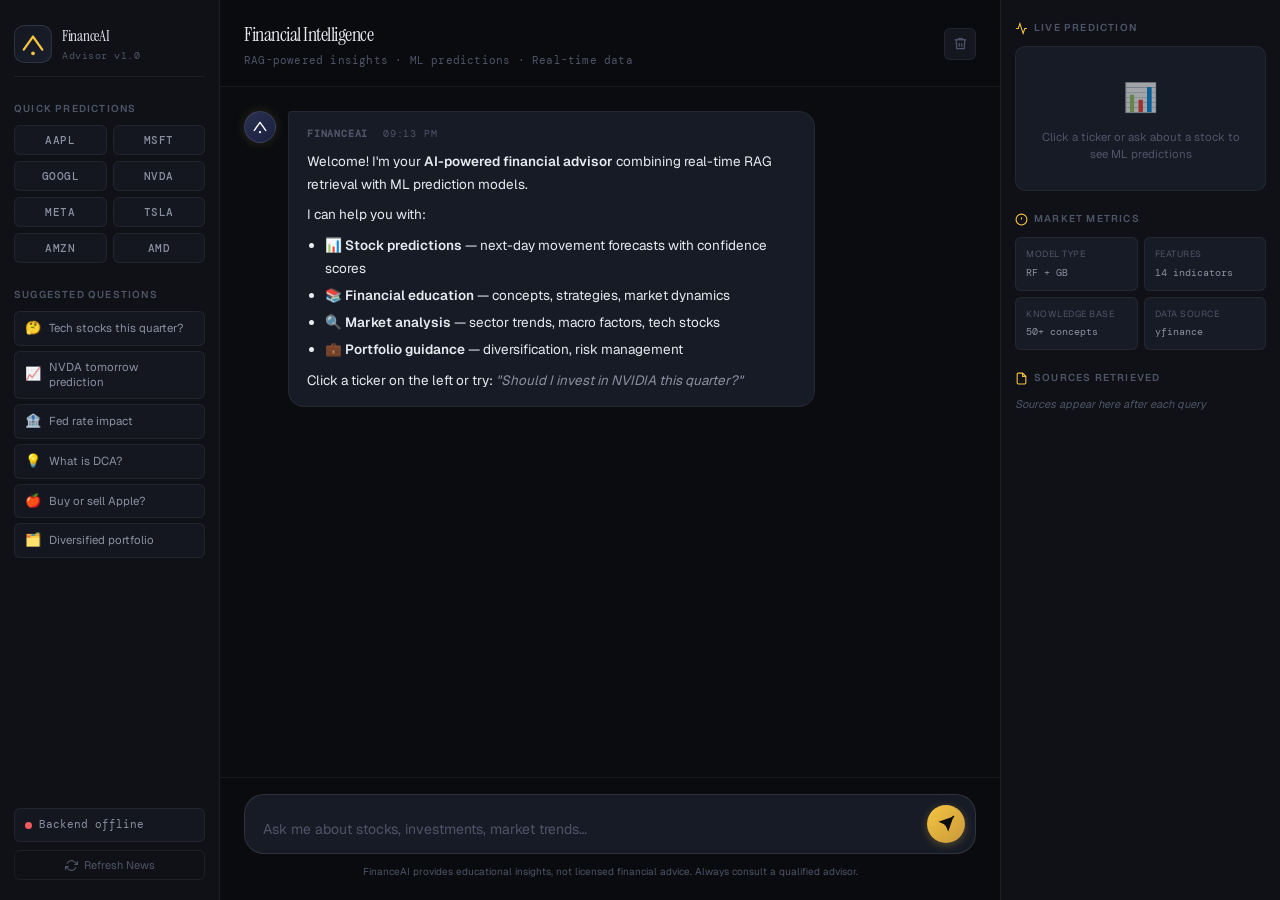
<file: index.html>
<!DOCTYPE html>
<html lang="en">
<head>
  <meta charset="UTF-8" />
  <meta name="viewport" content="width=device-width, initial-scale=1.0" />
  <title>FinanceAI — Intelligent Financial Advisor</title>
  <link rel="preconnect" href="https://fonts.googleapis.com" />
  <link rel="preconnect" href="https://fonts.gstatic.com" crossorigin />
  <link href="https://fonts.googleapis.com/css2?family=DM+Mono:wght@300;400;500&family=Instrument+Serif:ital@0;1&family=Geist:wght@300;400;500;600&display=swap" rel="stylesheet" />
  <link rel="stylesheet" href="style.css" />
</head>
<body>
  <div class="ambient-grid"></div>
  <div class="ambient-orb orb-1"></div>
  <div class="ambient-orb orb-2"></div>

  <div class="app-shell">

    <!-- SIDEBAR -->
    <aside class="sidebar">
      <div class="sidebar-logo">
        <div class="logo-mark">
          <svg width="26" height="26" viewBox="0 0 28 28" fill="none">
            <path d="M4 20 L14 6 L24 20" stroke="var(--accent)" stroke-width="2.5" stroke-linecap="round" stroke-linejoin="round"/>
            <circle cx="14" cy="24" r="2" fill="var(--accent)"/>
          </svg>
        </div>
        <div class="logo-text">
          <span class="logo-name">FinanceAI</span>
          <span class="logo-sub">Advisor v1.0</span>
        </div>
      </div>

      <div class="sidebar-section">
        <span class="sidebar-label">Quick Predictions</span>
        <div class="ticker-grid">
          <button class="ticker-btn" data-ticker="AAPL"  onclick="loadPrediction('AAPL')">AAPL</button>
          <button class="ticker-btn" data-ticker="MSFT"  onclick="loadPrediction('MSFT')">MSFT</button>
          <button class="ticker-btn" data-ticker="GOOGL" onclick="loadPrediction('GOOGL')">GOOGL</button>
          <button class="ticker-btn" data-ticker="NVDA"  onclick="loadPrediction('NVDA')">NVDA</button>
          <button class="ticker-btn" data-ticker="META"  onclick="loadPrediction('META')">META</button>
          <button class="ticker-btn" data-ticker="TSLA"  onclick="loadPrediction('TSLA')">TSLA</button>
          <button class="ticker-btn" data-ticker="AMZN"  onclick="loadPrediction('AMZN')">AMZN</button>
          <button class="ticker-btn" data-ticker="AMD"   onclick="loadPrediction('AMD')">AMD</button>
        </div>
      </div>

      <div class="sidebar-section">
        <span class="sidebar-label">Suggested Questions</span>
        <div class="suggestion-list">
          <button class="suggestion-chip" onclick="sendSuggestion('Should I invest in tech stocks this quarter?')">
            <span class="chip-icon">🤔</span> Tech stocks this quarter?
          </button>
          <button class="suggestion-chip" onclick="sendSuggestion('What is the NVIDIA stock prediction for tomorrow?')">
            <span class="chip-icon">📈</span> NVDA tomorrow prediction
          </button>
          <button class="suggestion-chip" onclick="sendSuggestion('How does Fed interest rate affect stock prices?')">
            <span class="chip-icon">🏦</span> Fed rate impact
          </button>
          <button class="suggestion-chip" onclick="sendSuggestion('What is dollar cost averaging?')">
            <span class="chip-icon">💡</span> What is DCA?
          </button>
          <button class="suggestion-chip" onclick="sendSuggestion('Should I buy or sell Apple stock right now?')">
            <span class="chip-icon">🍎</span> Buy or sell Apple?
          </button>
          <button class="suggestion-chip" onclick="sendSuggestion('How do I build a diversified investment portfolio?')">
            <span class="chip-icon">🗂️</span> Diversified portfolio
          </button>
        </div>
      </div>

      <div class="sidebar-footer">
        <div class="status-indicator">
          <span class="status-dot" id="statusDot"></span>
          <span class="status-text" id="statusText">Connecting…</span>
        </div>
        <button class="refresh-btn" onclick="refreshNews()">
          <svg width="13" height="13" viewBox="0 0 24 24" fill="none" stroke="currentColor" stroke-width="2">
            <polyline points="23 4 23 10 17 10"/>
            <polyline points="1 20 1 14 7 14"/>
            <path d="M3.51 9a9 9 0 0 1 14.85-3.36L23 10M1 14l4.64 4.36A9 9 0 0 0 20.49 15"/>
          </svg>
          Refresh News
        </button>
      </div>
    </aside>

    <!-- MAIN CHAT -->
    <main class="chat-main">
      <header class="chat-header">
        <div class="header-left">
          <h1 class="header-title">Financial Intelligence</h1>
          <p class="header-sub">RAG-powered insights · ML predictions · Real-time data</p>
        </div>
        <div class="header-controls">
          <button class="ctrl-btn" onclick="clearChat()" title="Clear conversation">
            <svg width="15" height="15" viewBox="0 0 24 24" fill="none" stroke="currentColor" stroke-width="2">
              <polyline points="3 6 5 6 21 6"/>
              <path d="M19 6l-1 14H6L5 6"/>
              <path d="M10 11v6M14 11v6"/>
              <path d="M9 6V4h6v2"/>
            </svg>
          </button>
        </div>
      </header>

      <div class="chat-messages" id="chatMessages">
        <div class="message-row assistant-row">
          <div class="avatar-wrap">
            <div class="avatar avatar-ai">
              <svg width="16" height="16" viewBox="0 0 28 28" fill="none">
                <path d="M4 20 L14 6 L24 20" stroke="white" stroke-width="2.5" stroke-linecap="round" stroke-linejoin="round"/>
                <circle cx="14" cy="23" r="2" fill="white"/>
              </svg>
            </div>
          </div>
          <div class="message-bubble assistant-bubble">
            <div class="bubble-header">FinanceAI <span class="bubble-time" id="welcomeTime"></span></div>
            <div class="bubble-body">
              <p>Welcome! I'm your <strong>AI-powered financial advisor</strong> combining real-time RAG retrieval with ML prediction models.</p>
              <p>I can help you with:</p>
              <ul>
                <li>📊 <strong>Stock predictions</strong> — next-day movement forecasts with confidence scores</li>
                <li>📚 <strong>Financial education</strong> — concepts, strategies, market dynamics</li>
                <li>🔍 <strong>Market analysis</strong> — sector trends, macro factors, tech stocks</li>
                <li>💼 <strong>Portfolio guidance</strong> — diversification, risk management</li>
              </ul>
              <p>Click a ticker on the left or try: <em>"Should I invest in NVIDIA this quarter?"</em></p>
            </div>
          </div>
        </div>
      </div>

      <div class="chat-input-area">
        <div class="input-wrapper">
          <textarea
            id="chatInput"
            class="chat-input"
            placeholder="Ask me about stocks, investments, market trends…"
            rows="1"
            onkeydown="handleKeyDown(event)"
            oninput="autoResize(this)"
          ></textarea>
          <button class="send-btn" id="sendBtn" onclick="sendMessage()">
            <svg width="18" height="18" viewBox="0 0 24 24" fill="none">
              <line x1="22" y1="2" x2="11" y2="13" stroke="#0a0c10" stroke-width="2.2" stroke-linecap="round"/>
              <polygon points="22 2 15 22 11 13 2 9 22 2" fill="#0a0c10"/>
            </svg>
          </button>
        </div>
        <p class="input-disclaimer">FinanceAI provides educational insights, not licensed financial advice. Always consult a qualified advisor.</p>
      </div>
    </main>

    <!-- RIGHT PANEL -->
    <aside class="right-panel">
      <div class="panel-section">
        <div class="panel-title">
          <svg width="13" height="13" viewBox="0 0 24 24" fill="none" stroke="var(--accent)" stroke-width="2">
            <polyline points="22 12 18 12 15 21 9 3 6 12 2 12"/>
          </svg>
          Live Prediction
        </div>
        <div class="prediction-card" id="predictionCard">
          <div class="pred-placeholder">
            <div class="pred-icon">📊</div>
            <p>Click a ticker or ask about a stock to see ML predictions</p>
          </div>
        </div>
      </div>

      <div class="panel-section">
        <div class="panel-title">
          <svg width="13" height="13" viewBox="0 0 24 24" fill="none" stroke="var(--accent)" stroke-width="2">
            <circle cx="12" cy="12" r="10"/>
            <line x1="12" y1="8" x2="12" y2="12"/>
            <line x1="12" y1="16" x2="12.01" y2="16"/>
          </svg>
          Market Metrics
        </div>
        <div class="metrics-grid" id="metricsGrid">
          <div class="metric-item"><span class="metric-label">Model Type</span><span class="metric-value mono">RF + GB</span></div>
          <div class="metric-item"><span class="metric-label">Features</span><span class="metric-value mono">14 indicators</span></div>
          <div class="metric-item"><span class="metric-label">Knowledge Base</span><span class="metric-value mono">50+ concepts</span></div>
          <div class="metric-item"><span class="metric-label">Data Source</span><span class="metric-value mono">yfinance</span></div>
        </div>
      </div>

      <div class="panel-section">
        <div class="panel-title">
          <svg width="13" height="13" viewBox="0 0 24 24" fill="none" stroke="var(--accent)" stroke-width="2">
            <path d="M14 2H6a2 2 0 0 0-2 2v16a2 2 0 0 0 2 2h12a2 2 0 0 0 2-2V8z"/>
            <polyline points="14 2 14 8 20 8"/>
          </svg>
          Sources Retrieved
        </div>
        <div class="sources-list" id="sourcesList">
          <p class="sources-empty">Sources appear here after each query</p>
        </div>
      </div>
    </aside>

  </div>

  <script src="script.js"></script>
</body>
</html>
</file>
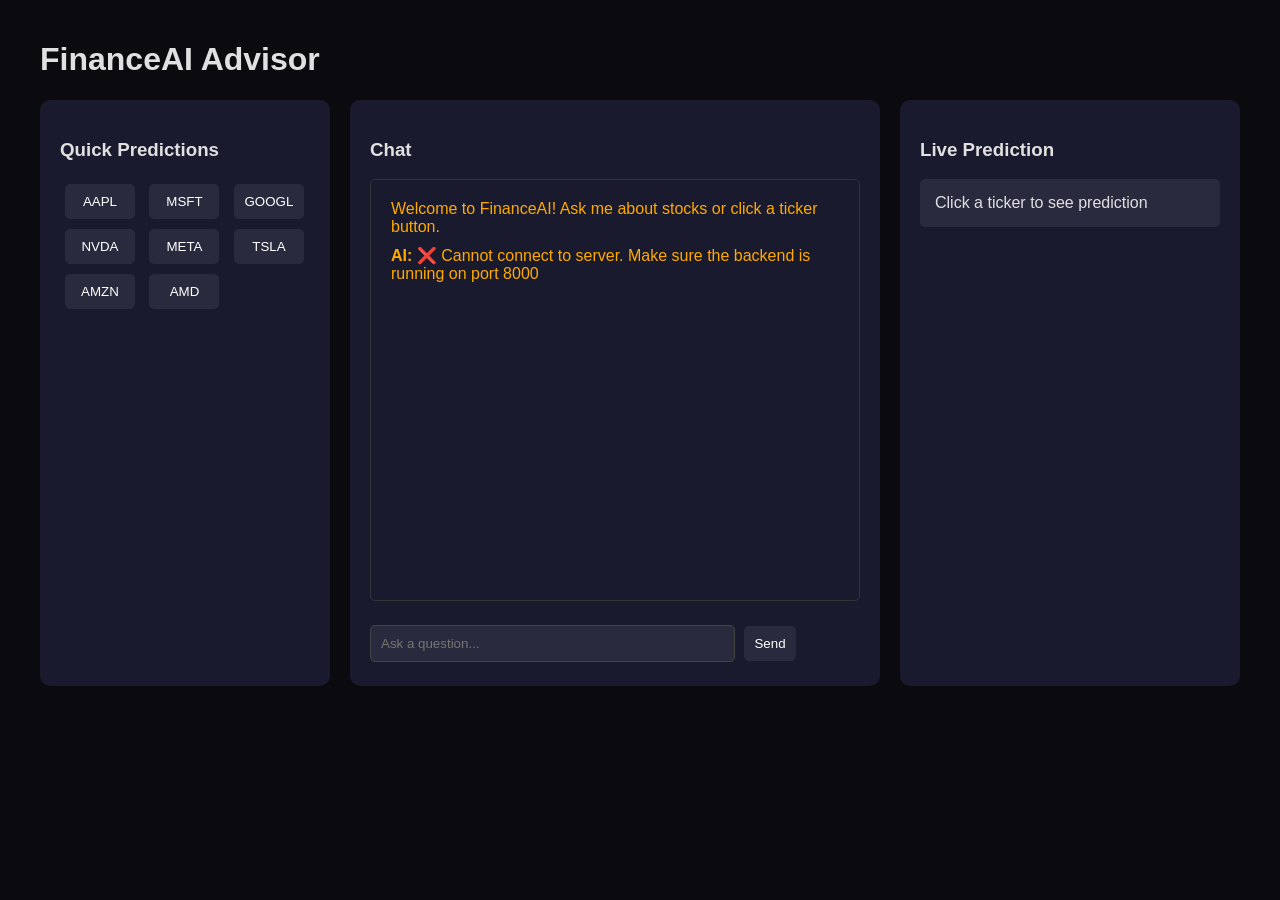
<file: simple.html>
﻿<!DOCTYPE html>
<html>
<head>
    <title>FinanceAI - Simple Working Version</title>
    <style>
        body {
            font-family: Arial, sans-serif;
            max-width: 1200px;
            margin: 0 auto;
            padding: 20px;
            background: #0a0a0f;
            color: #e0e0e0;
        }
        .container {
            display: flex;
            gap: 20px;
        }
        .sidebar {
            width: 250px;
            background: #1a1a2e;
            padding: 20px;
            border-radius: 10px;
        }
        .chat-area {
            flex: 1;
            background: #1a1a2e;
            padding: 20px;
            border-radius: 10px;
            min-height: 500px;
        }
        .right-panel {
            width: 300px;
            background: #1a1a2e;
            padding: 20px;
            border-radius: 10px;
        }
        button {
            background: #2a2a3e;
            color: white;
            border: none;
            padding: 10px;
            margin: 5px;
            cursor: pointer;
            border-radius: 5px;
        }
        button:hover {
            background: #3a3a4e;
        }
        .ticker-btn {
            width: 70px;
        }
        .chat-messages {
            height: 400px;
            overflow-y: auto;
            margin-bottom: 20px;
            border: 1px solid #333;
            padding: 10px;
            border-radius: 5px;
        }
        .user-msg {
            text-align: right;
            color: #00ff88;
            margin: 10px;
        }
        .bot-msg {
            text-align: left;
            color: #ffaa00;
            margin: 10px;
        }
        input, textarea {
            width: 80%;
            padding: 10px;
            background: #2a2a3e;
            color: white;
            border: 1px solid #444;
            border-radius: 5px;
        }
        .prediction-card {
            background: #2a2a3e;
            padding: 15px;
            border-radius: 5px;
            margin-top: 10px;
        }
        .direction-up { color: #00ff88; font-size: 24px; }
        .direction-down { color: #ff4444; font-size: 24px; }
    </style>
</head>
<body>
    <h1>FinanceAI Advisor</h1>
    <div class="container">
        <div class="sidebar">
            <h3>Quick Predictions</h3>
            <div>
                <button class="ticker-btn" onclick="getPrediction('AAPL')">AAPL</button>
                <button class="ticker-btn" onclick="getPrediction('MSFT')">MSFT</button>
                <button class="ticker-btn" onclick="getPrediction('GOOGL')">GOOGL</button>
                <button class="ticker-btn" onclick="getPrediction('NVDA')">NVDA</button>
                <button class="ticker-btn" onclick="getPrediction('META')">META</button>
                <button class="ticker-btn" onclick="getPrediction('TSLA')">TSLA</button>
                <button class="ticker-btn" onclick="getPrediction('AMZN')">AMZN</button>
                <button class="ticker-btn" onclick="getPrediction('AMD')">AMD</button>
            </div>
        </div>

        <div class="chat-area">
            <h3>Chat</h3>
            <div class="chat-messages" id="chatMessages">
                <div class="bot-msg">Welcome to FinanceAI! Ask me about stocks or click a ticker button.</div>
            </div>
            <input type="text" id="messageInput" placeholder="Ask a question..." style="width: 70%;">
            <button onclick="sendMessage()">Send</button>
        </div>

        <div class="right-panel">
            <h3>Live Prediction</h3>
            <div id="predictionDisplay" class="prediction-card">
                Click a ticker to see prediction
            </div>
        </div>
    </div>

    <script>
        const API_URL = 'http://127.0.0.1:8000';
        
        async function getPrediction(ticker) {
            try {
                const response = await fetch(`${API_URL}/predict/${ticker}`);
                if (!response.ok) throw new Error('Prediction failed');
                const data = await response.json();
                
                const display = document.getElementById('predictionDisplay');
                display.innerHTML = `
                    <div style="text-align: center">
                        <h2>${data.ticker}</h2>
                        <div class="direction-${data.direction.toLowerCase()}">${data.direction}</div>
                        <div>Confidence: ${data.confidence}%</div>
                        <div>Signal: ${data.signal || (data.direction === 'UP' ? 'BUY' : 'SELL')}</div>
                        <div>Risk: ${data.risk || 'Medium'}</div>
                        <div style="margin-top: 10px;">
                            <div>▲ UP: ${data.direction === 'UP' ? data.confidence : (100 - data.confidence)}%</div>
                            <div>▼ DOWN: ${data.direction === 'DOWN' ? data.confidence : (100 - data.confidence)}%</div>
                        </div>
                    </div>
                `;
                
                addToChat(`📊 ${ticker} Prediction: ${data.direction} with ${data.confidence}% confidence`, 'bot');
            } catch (error) {
                console.error('Error:', error);
                document.getElementById('predictionDisplay').innerHTML = 'Error fetching prediction. Is the server running?';
            }
        }
        
        async function sendMessage() {
            const input = document.getElementById('messageInput');
            const message = input.value.trim();
            if (!message) return;
            
            addToChat(message, 'user');
            input.value = '';
            
            try {
                const response = await fetch(`${API_URL}/chat`, {
                    method: 'POST',
                    headers: { 'Content-Type': 'application/json' },
                    body: JSON.stringify({ message: message })
                });
                
                if (!response.ok) throw new Error('Chat failed');
                const data = await response.json();
                addToChat(data.response || data.message || 'No response', 'bot');
            } catch (error) {
                addToChat('Error: ' + error.message, 'bot');
            }
        }
        
        function addToChat(text, sender) {
            const chatDiv = document.getElementById('chatMessages');
            const msgDiv = document.createElement('div');
            msgDiv.className = sender === 'user' ? 'user-msg' : 'bot-msg';
            msgDiv.innerHTML = `<strong>${sender === 'user' ? 'You' : 'AI'}:</strong> ${text}`;
            chatDiv.appendChild(msgDiv);
            chatDiv.scrollTop = chatDiv.scrollHeight;
        }
        
        // Test server connection
        async function testConnection() {
            try {
                const response = await fetch(`${API_URL}/health`);
                if (response.ok) {
                    addToChat('✅ Connected to FinanceAI server!', 'bot');
                }
            } catch (error) {
                addToChat('❌ Cannot connect to server. Make sure the backend is running on port 8000', 'bot');
            }
        }
        
        testConnection();
    </script>
</body>
</html>
</file>
<file: style.css>
/* ═══════════════════════════════════════════════════════════
   FinanceAI — Design System
   Theme: Refined Dark · Obsidian + Gold Accents
   ═══════════════════════════════════════════════════════════ */

:root {
  /* Core palette */
  --bg-base:         #0a0c10;
  --bg-surface:      #0f1117;
  --bg-elevated:     #141720;
  --bg-hover:        #1a1f2e;
  --bg-card:         #161b26;

  /* Borders */
  --border-subtle:   rgba(255,255,255,0.06);
  --border-mid:      rgba(255,255,255,0.10);
  --border-strong:   rgba(255,255,255,0.16);

  /* Accent: Gold/Amber */
  --accent:          #f5c542;
  --accent-dim:      #c9983a;
  --accent-glow:     rgba(245,197,66,0.15);
  --accent-glow-sm:  rgba(245,197,66,0.08);

  /* Semantic */
  --green:           #22d383;
  --green-dim:       rgba(34,211,131,0.12);
  --red:             #f05b5b;
  --red-dim:         rgba(240,91,91,0.12);
  --blue:            #5b8ef0;
  --blue-dim:        rgba(91,142,240,0.12);

  /* Text */
  --text-primary:    #e8eaf0;
  --text-secondary:  #8b90a0;
  --text-muted:      #4f5568;
  --text-accent:     var(--accent);

  /* Typography */
  --font-sans:       'Geist', system-ui, sans-serif;
  --font-serif:      'Instrument Serif', Georgia, serif;
  --font-mono:       'DM Mono', 'Fira Code', monospace;

  /* Spacing */
  --sidebar-w:       220px;
  --right-w:         280px;
  --radius-sm:       6px;
  --radius-md:       10px;
  --radius-lg:       16px;
  --radius-xl:       20px;
}

/* ── Reset ── */
*, *::before, *::after { box-sizing: border-box; margin: 0; padding: 0; }
html, body { height: 100%; overflow: hidden; }
body {
  font-family: var(--font-sans);
  background: var(--bg-base);
  color: var(--text-primary);
  font-size: 14px;
  line-height: 1.6;
  -webkit-font-smoothing: antialiased;
}

/* ── Ambient background ── */
.ambient-grid {
  position: fixed; inset: 0; z-index: 0;
  background-image:
    linear-gradient(rgba(245,197,66,0.03) 1px, transparent 1px),
    linear-gradient(90deg, rgba(245,197,66,0.03) 1px, transparent 1px);
  background-size: 48px 48px;
  pointer-events: none;
}
.ambient-orb {
  position: fixed; border-radius: 50%; filter: blur(80px);
  pointer-events: none; z-index: 0; opacity: 0.6;
  animation: orbPulse 8s ease-in-out infinite;
}
.orb-1 { width: 600px; height: 600px; top: -200px; left: -150px;
  background: radial-gradient(circle, rgba(245,197,66,0.07) 0%, transparent 70%); }
.orb-2 { width: 500px; height: 500px; bottom: -100px; right: 100px;
  background: radial-gradient(circle, rgba(91,142,240,0.06) 0%, transparent 70%);
  animation-delay: -3s; }
.orb-3 { width: 400px; height: 400px; top: 40%; left: 40%;
  background: radial-gradient(circle, rgba(34,211,131,0.04) 0%, transparent 70%);
  animation-delay: -5s; }

@keyframes orbPulse {
  0%, 100% { transform: scale(1); opacity: 0.6; }
  50%       { transform: scale(1.08); opacity: 0.9; }
}

/* ── App Shell ── */
.app-shell {
  position: relative; z-index: 1;
  display: grid;
  grid-template-columns: var(--sidebar-w) 1fr var(--right-w);
  height: 100vh;
  overflow: hidden;
}

/* ═══════════════════════════════════════════════
   SIDEBAR
═══════════════════════════════════════════════ */
.sidebar {
  background: var(--bg-surface);
  border-right: 1px solid var(--border-subtle);
  display: flex; flex-direction: column;
  padding: 20px 14px;
  gap: 24px;
  overflow-y: auto;
  scrollbar-width: thin;
  scrollbar-color: var(--border-mid) transparent;
}

.sidebar-logo {
  display: flex; align-items: center; gap: 10px;
  padding: 4px 0 12px;
  border-bottom: 1px solid var(--border-subtle);
}
.logo-mark {
  width: 38px; height: 38px;
  background: linear-gradient(135deg, var(--bg-elevated), var(--bg-hover));
  border: 1px solid var(--border-mid);
  border-radius: var(--radius-md);
  display: grid; place-items: center;
  flex-shrink: 0;
}
.logo-name {
  font-family: var(--font-serif);
  font-size: 15px;
  color: var(--text-primary);
  display: block;
  letter-spacing: -0.3px;
}
.logo-sub {
  font-size: 10px;
  color: var(--text-muted);
  display: block;
  font-family: var(--font-mono);
  letter-spacing: 0.5px;
}

.sidebar-section { display: flex; flex-direction: column; gap: 8px; }
.sidebar-label {
  font-size: 10px;
  font-weight: 600;
  color: var(--text-muted);
  letter-spacing: 1.2px;
  text-transform: uppercase;
}

.ticker-grid {
  display: grid;
  grid-template-columns: 1fr 1fr;
  gap: 6px;
}
.ticker-btn {
  background: var(--bg-elevated);
  border: 1px solid var(--border-subtle);
  color: var(--text-secondary);
  font-family: var(--font-mono);
  font-size: 11px;
  font-weight: 500;
  padding: 7px 4px;
  border-radius: var(--radius-sm);
  cursor: pointer;
  transition: all 0.2s ease;
  text-align: center;
  letter-spacing: 0.5px;
}
.ticker-btn:hover, .ticker-btn.active {
  background: var(--accent-glow-sm);
  border-color: var(--accent-dim);
  color: var(--accent);
  transform: translateY(-1px);
  box-shadow: 0 4px 12px rgba(245,197,66,0.1);
}

.suggestion-list { display: flex; flex-direction: column; gap: 5px; }
.suggestion-chip {
  display: flex; align-items: center; gap: 8px;
  background: var(--bg-elevated);
  border: 1px solid var(--border-subtle);
  color: var(--text-secondary);
  font-family: var(--font-sans);
  font-size: 11.5px;
  padding: 8px 10px;
  border-radius: var(--radius-sm);
  cursor: pointer;
  text-align: left;
  transition: all 0.18s ease;
  line-height: 1.3;
}
.suggestion-chip:hover {
  background: var(--bg-hover);
  border-color: var(--border-mid);
  color: var(--text-primary);
  transform: translateX(2px);
}
.chip-icon { font-size: 13px; flex-shrink: 0; }

.sidebar-footer {
  margin-top: auto;
  display: flex; flex-direction: column; gap: 8px;
}
.status-indicator {
  display: flex; align-items: center; gap: 7px;
  padding: 7px 10px;
  background: var(--bg-elevated);
  border: 1px solid var(--border-subtle);
  border-radius: var(--radius-sm);
}
.status-dot {
  width: 7px; height: 7px; border-radius: 50%;
  background: var(--text-muted);
  transition: background 0.3s;
}
.status-dot.online { background: var(--green); box-shadow: 0 0 6px var(--green); }
.status-dot.error  { background: var(--red); }
.status-text { font-size: 11px; color: var(--text-secondary); font-family: var(--font-mono); }

.refresh-btn {
  display: flex; align-items: center; justify-content: center; gap: 6px;
  background: transparent;
  border: 1px solid var(--border-subtle);
  color: var(--text-muted);
  font-size: 11px;
  padding: 7px;
  border-radius: var(--radius-sm);
  cursor: pointer;
  transition: all 0.2s;
  font-family: var(--font-sans);
}
.refresh-btn:hover {
  border-color: var(--accent-dim);
  color: var(--accent);
}

/* ═══════════════════════════════════════════════
   MAIN CHAT
═══════════════════════════════════════════════ */
.chat-main {
  display: flex; flex-direction: column;
  background: var(--bg-base);
  overflow: hidden;
}

.chat-header {
  display: flex; align-items: center; justify-content: space-between;
  padding: 18px 24px 16px;
  border-bottom: 1px solid var(--border-subtle);
  background: rgba(10,12,16,0.8);
  backdrop-filter: blur(12px);
  flex-shrink: 0;
}
.header-title {
  font-family: var(--font-serif);
  font-size: 20px;
  color: var(--text-primary);
  letter-spacing: -0.5px;
  font-weight: 400;
}
.header-sub {
  font-size: 11px;
  color: var(--text-muted);
  margin-top: 2px;
  font-family: var(--font-mono);
  letter-spacing: 0.2px;
}
.header-controls { display: flex; gap: 6px; }
.ctrl-btn {
  width: 32px; height: 32px;
  background: var(--bg-elevated);
  border: 1px solid var(--border-subtle);
  border-radius: var(--radius-sm);
  color: var(--text-muted);
  cursor: pointer;
  display: grid; place-items: center;
  transition: all 0.2s;
}
.ctrl-btn:hover { border-color: var(--border-mid); color: var(--text-primary); }

/* ── Messages ── */
.chat-messages {
  flex: 1;
  overflow-y: auto;
  padding: 24px 24px 0;
  display: flex; flex-direction: column; gap: 20px;
  scrollbar-width: thin;
  scrollbar-color: var(--border-mid) transparent;
}
.chat-messages::-webkit-scrollbar { width: 4px; }
.chat-messages::-webkit-scrollbar-track { background: transparent; }
.chat-messages::-webkit-scrollbar-thumb { background: var(--border-mid); border-radius: 4px; }

.message-row {
  display: flex; gap: 12px; align-items: flex-start;
  animation: msgSlideIn 0.3s ease forwards;
  opacity: 0;
}
@keyframes msgSlideIn {
  from { opacity: 0; transform: translateY(10px); }
  to   { opacity: 1; transform: translateY(0); }
}

.user-row { flex-direction: row-reverse; }

.avatar-wrap { flex-shrink: 0; }
.avatar {
  width: 32px; height: 32px; border-radius: 50%;
  display: grid; place-items: center;
  font-size: 14px;
}
.avatar-ai {
  background: linear-gradient(135deg, #2a3050, #1a2040);
  border: 1px solid var(--border-mid);
  box-shadow: 0 0 12px rgba(245,197,66,0.15);
}
.avatar-user {
  background: linear-gradient(135deg, #2a2010, #3a2f10);
  border: 1px solid var(--accent-dim);
  font-family: var(--font-serif);
  font-size: 13px;
  color: var(--accent);
}

.message-bubble {
  max-width: 72%;
  border-radius: var(--radius-lg);
  padding: 14px 18px;
  position: relative;
}
.assistant-bubble {
  background: var(--bg-card);
  border: 1px solid var(--border-subtle);
  border-top-left-radius: 4px;
}
.user-bubble {
  background: linear-gradient(135deg, #1e1a08, #2a240a);
  border: 1px solid rgba(245,197,66,0.2);
  border-top-right-radius: 4px;
}

.bubble-header {
  font-size: 10px;
  font-weight: 600;
  color: var(--text-muted);
  letter-spacing: 0.8px;
  text-transform: uppercase;
  margin-bottom: 8px;
  font-family: var(--font-mono);
}
.bubble-time { margin-left: 8px; color: var(--text-muted); font-weight: 400; }

.bubble-body { color: var(--text-primary); font-size: 13.5px; line-height: 1.7; }
.bubble-body p { margin-bottom: 8px; }
.bubble-body p:last-child { margin-bottom: 0; }
.bubble-body ul { padding-left: 18px; margin: 6px 0 8px; }
.bubble-body li { margin-bottom: 4px; }
.bubble-body strong { color: var(--text-primary); font-weight: 600; }
.bubble-body em { color: var(--text-secondary); font-style: italic; }
.bubble-body code {
  background: var(--bg-elevated);
  border: 1px solid var(--border-subtle);
  padding: 1px 6px;
  border-radius: 4px;
  font-family: var(--font-mono);
  font-size: 12px;
  color: var(--accent);
}

/* ── Typing indicator ── */
.typing-indicator {
  display: flex; align-items: center; gap: 5px;
  padding: 14px 18px;
}
.typing-dot {
  width: 6px; height: 6px; border-radius: 50%;
  background: var(--text-muted);
  animation: typingBounce 1.2s ease infinite;
}
.typing-dot:nth-child(2) { animation-delay: 0.2s; }
.typing-dot:nth-child(3) { animation-delay: 0.4s; }
@keyframes typingBounce {
  0%, 60%, 100% { transform: translateY(0); opacity: 0.4; }
  30%           { transform: translateY(-5px); opacity: 1; }
}

/* ── Input area ── */
.chat-input-area {
  padding: 16px 24px 20px;
  border-top: 1px solid var(--border-subtle);
  background: rgba(10,12,16,0.9);
  backdrop-filter: blur(12px);
  flex-shrink: 0;
}
.input-wrapper {
  display: flex; align-items: flex-end; gap: 10px;
  background: var(--bg-card);
  border: 1px solid var(--border-mid);
  border-radius: var(--radius-xl);
  padding: 10px 10px 10px 18px;
  transition: border-color 0.2s, box-shadow 0.2s;
}
.input-wrapper:focus-within {
  border-color: var(--accent-dim);
  box-shadow: 0 0 0 3px var(--accent-glow), 0 4px 20px rgba(0,0,0,0.3);
}
.chat-input {
  flex: 1;
  background: none;
  border: none;
  outline: none;
  color: var(--text-primary);
  font-family: var(--font-sans);
  font-size: 14px;
  line-height: 1.5;
  resize: none;
  max-height: 120px;
  min-height: 24px;
}
.chat-input::placeholder { color: var(--text-muted); }

.send-btn {
  width: 38px; height: 38px; flex-shrink: 0;
  border-radius: 50%;
  background: linear-gradient(135deg, var(--accent), var(--accent-dim));
  border: none;
  color: #0a0c10;
  cursor: pointer;
  display: grid; place-items: center;
  transition: all 0.2s;
  box-shadow: 0 2px 8px rgba(245,197,66,0.3);
}
.send-btn:hover { transform: scale(1.07); box-shadow: 0 4px 16px rgba(245,197,66,0.45); }
.send-btn:active { transform: scale(0.95); }
.send-btn:disabled {
  background: var(--bg-elevated);
  color: var(--text-muted);
  box-shadow: none;
  cursor: not-allowed;
  transform: none;
}
.input-disclaimer {
  font-size: 10px;
  color: var(--text-muted);
  text-align: center;
  margin-top: 10px;
}

/* ═══════════════════════════════════════════════
   RIGHT PANEL
═══════════════════════════════════════════════ */
.right-panel {
  background: var(--bg-surface);
  border-left: 1px solid var(--border-subtle);
  display: flex; flex-direction: column;
  padding: 20px 14px;
  gap: 20px;
  overflow-y: auto;
  scrollbar-width: thin;
  scrollbar-color: var(--border-mid) transparent;
}

.panel-section { display: flex; flex-direction: column; gap: 10px; }
.panel-title {
  font-size: 10px;
  font-weight: 600;
  color: var(--text-muted);
  letter-spacing: 1.2px;
  text-transform: uppercase;
  display: flex; align-items: center; gap: 6px;
}

/* ── Prediction card ── */
.prediction-card {
  background: var(--bg-card);
  border: 1px solid var(--border-subtle);
  border-radius: var(--radius-md);
  padding: 16px;
  transition: all 0.3s;
}
.pred-placeholder {
  display: flex; flex-direction: column; align-items: center;
  gap: 8px; padding: 12px 0;
}
.pred-icon { font-size: 28px; opacity: 0.6; }
.pred-placeholder p { font-size: 11.5px; color: var(--text-muted); text-align: center; line-height: 1.5; }

.pred-header {
  display: flex; align-items: center; justify-content: space-between;
  margin-bottom: 12px;
}
.pred-ticker { font-family: var(--font-mono); font-size: 16px; font-weight: 500; color: var(--text-primary); }
.pred-date { font-size: 10px; color: var(--text-muted); font-family: var(--font-mono); }

.pred-direction {
  font-size: 22px;
  font-weight: 700;
  margin: 8px 0 4px;
  font-family: var(--font-mono);
}
.pred-direction.up   { color: var(--green); }
.pred-direction.down { color: var(--red); }

.pred-confidence {
  margin: 10px 0;
}
.conf-label { font-size: 10px; color: var(--text-muted); margin-bottom: 5px; display: flex; justify-content: space-between; }
.conf-bar-track {
  height: 6px; background: var(--bg-elevated);
  border-radius: 3px; overflow: hidden;
}
.conf-bar-fill {
  height: 100%; border-radius: 3px;
  transition: width 0.8s ease;
}
.conf-bar-fill.up   { background: linear-gradient(90deg, #16a369, var(--green)); }
.conf-bar-fill.down { background: linear-gradient(90deg, #9e2525, var(--red)); }

.pred-probs {
  display: grid; grid-template-columns: 1fr 1fr;
  gap: 6px; margin-top: 10px;
}
.prob-item {
  background: var(--bg-elevated);
  border: 1px solid var(--border-subtle);
  border-radius: var(--radius-sm);
  padding: 8px;
  text-align: center;
}
.prob-label { font-size: 9px; color: var(--text-muted); text-transform: uppercase; letter-spacing: 0.5px; }
.prob-val   { font-size: 16px; font-weight: 700; font-family: var(--font-mono); margin-top: 2px; }
.prob-val.up   { color: var(--green); }
.prob-val.down { color: var(--red); }

.pred-signal {
  display: flex; align-items: center; justify-content: space-between;
  background: var(--bg-elevated);
  border-radius: var(--radius-sm);
  padding: 9px 12px;
  margin-top: 10px;
}
.signal-label { font-size: 10px; color: var(--text-muted); }
.signal-badge {
  font-size: 11px; font-weight: 600;
  font-family: var(--font-mono);
  padding: 2px 8px;
  border-radius: 4px;
}
.signal-badge.buy  { background: var(--green-dim); color: var(--green); }
.signal-badge.sell { background: var(--red-dim); color: var(--red); }

.pred-price {
  font-size: 11px; color: var(--text-muted);
  text-align: right; margin-top: 8px;
  font-family: var(--font-mono);
}
.pred-price span { color: var(--text-secondary); }

/* Loading spinner in card */
.pred-loading {
  display: flex; flex-direction: column; align-items: center; gap: 10px; padding: 16px 0;
}
.spinner {
  width: 28px; height: 28px;
  border: 2px solid var(--border-mid);
  border-top-color: var(--accent);
  border-radius: 50%;
  animation: spin 0.8s linear infinite;
}
@keyframes spin { to { transform: rotate(360deg); } }
.pred-loading p { font-size: 11px; color: var(--text-muted); }

/* ── Metrics grid ── */
.metrics-grid {
  display: grid; grid-template-columns: 1fr 1fr; gap: 6px;
}
.metric-item {
  background: var(--bg-card);
  border: 1px solid var(--border-subtle);
  border-radius: var(--radius-sm);
  padding: 9px 10px;
}
.metric-label { font-size: 9px; color: var(--text-muted); text-transform: uppercase; letter-spacing: 0.5px; display: block; }
.metric-value { font-size: 11px; color: var(--text-secondary); display: block; margin-top: 3px; }
.metric-value.mono { font-family: var(--font-mono); font-size: 10px; }

/* ── Sources list ── */
.sources-list { display: flex; flex-direction: column; gap: 5px; }
.sources-empty { font-size: 11px; color: var(--text-muted); font-style: italic; }

.source-item {
  background: var(--bg-card);
  border: 1px solid var(--border-subtle);
  border-left: 2px solid var(--accent-dim);
  border-radius: var(--radius-sm);
  padding: 8px 10px;
  animation: fadeIn 0.3s ease forwards;
}
@keyframes fadeIn { from { opacity: 0; } to { opacity: 1; } }

.source-score {
  font-size: 9px; font-family: var(--font-mono);
  color: var(--accent-dim);
  float: right; margin-left: 4px;
}
.source-text {
  font-size: 11px; color: var(--text-secondary); line-height: 1.4;
}
.source-text.news { color: var(--blue); }

/* ── Error toast ── */
.toast {
  position: fixed; bottom: 24px; right: 24px;
  background: var(--bg-elevated);
  border: 1px solid var(--red);
  color: var(--text-primary);
  padding: 12px 16px;
  border-radius: var(--radius-md);
  font-size: 13px;
  z-index: 999;
  animation: toastIn 0.3s ease;
  max-width: 300px;
  box-shadow: 0 8px 24px rgba(0,0,0,0.4);
}
@keyframes toastIn { from { opacity: 0; transform: translateY(10px); } to { opacity: 1; transform: translateY(0); } }

/* ── Prediction inline block in chat ── */
.chat-pred-block {
  margin: 10px 0 4px;
  background: var(--bg-elevated);
  border: 1px solid var(--border-mid);
  border-radius: var(--radius-md);
  padding: 12px 14px;
  border-left: 3px solid var(--accent-dim);
}
.cpb-title { font-size: 10px; color: var(--text-muted); text-transform: uppercase; letter-spacing: 0.8px; margin-bottom: 6px; }
.cpb-row   { display: flex; align-items: center; gap: 8px; flex-wrap: wrap; }
.cpb-ticker { font-family: var(--font-mono); font-weight: 600; color: var(--accent); font-size: 13px; }
.cpb-dir   { font-family: var(--font-mono); font-size: 13px; font-weight: 600; }
.cpb-dir.up { color: var(--green); } .cpb-dir.down { color: var(--red); }
.cpb-conf  { font-size: 11px; color: var(--text-muted); font-family: var(--font-mono); }
.cpb-signal { font-size: 10px; padding: 2px 7px; border-radius: 4px; font-weight: 600; }
.cpb-signal.buy  { background: var(--green-dim); color: var(--green); }
.cpb-signal.sell { background: var(--red-dim);   color: var(--red);   }

/* ── Risk badge ── */
.risk-badge {
  display: inline-flex; align-items: center; gap: 4px;
  font-size: 9px; font-family: var(--font-mono);
  padding: 2px 7px; border-radius: 4px;
  margin-top: 6px;
}
.risk-low  { background: var(--green-dim); color: var(--green); }
.risk-mod  { background: rgba(245,197,66,0.12); color: var(--accent); }
.risk-high { background: var(--red-dim); color: var(--red); }

/* ── Scrollbar global ── */
::-webkit-scrollbar { width: 4px; height: 4px; }
::-webkit-scrollbar-track { background: transparent; }
::-webkit-scrollbar-thumb { background: var(--border-mid); border-radius: 4px; }

/* ── Responsive ── */
@media (max-width: 1000px) {
  .right-panel { display: none; }
  .app-shell { grid-template-columns: var(--sidebar-w) 1fr; }
}
@media (max-width: 680px) {
  .sidebar { display: none; }
  .app-shell { grid-template-columns: 1fr; }
}
</file>
